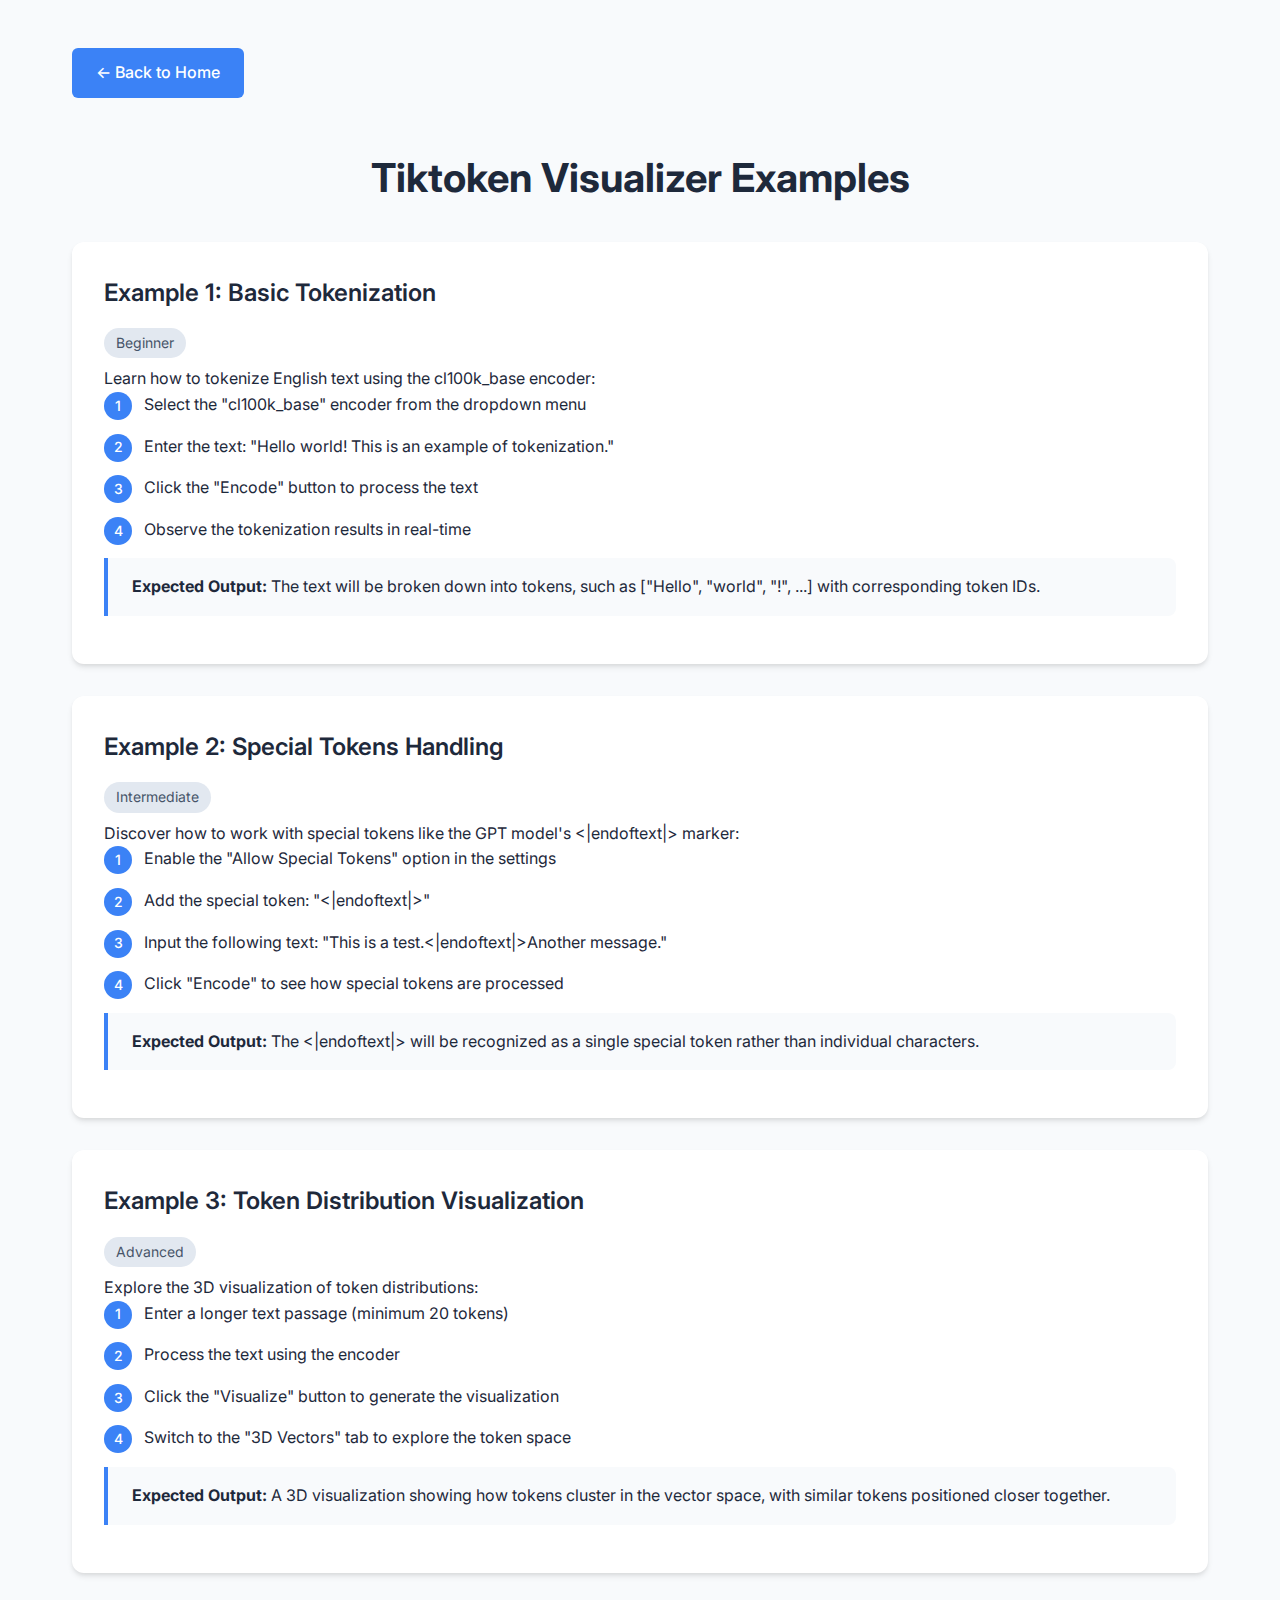
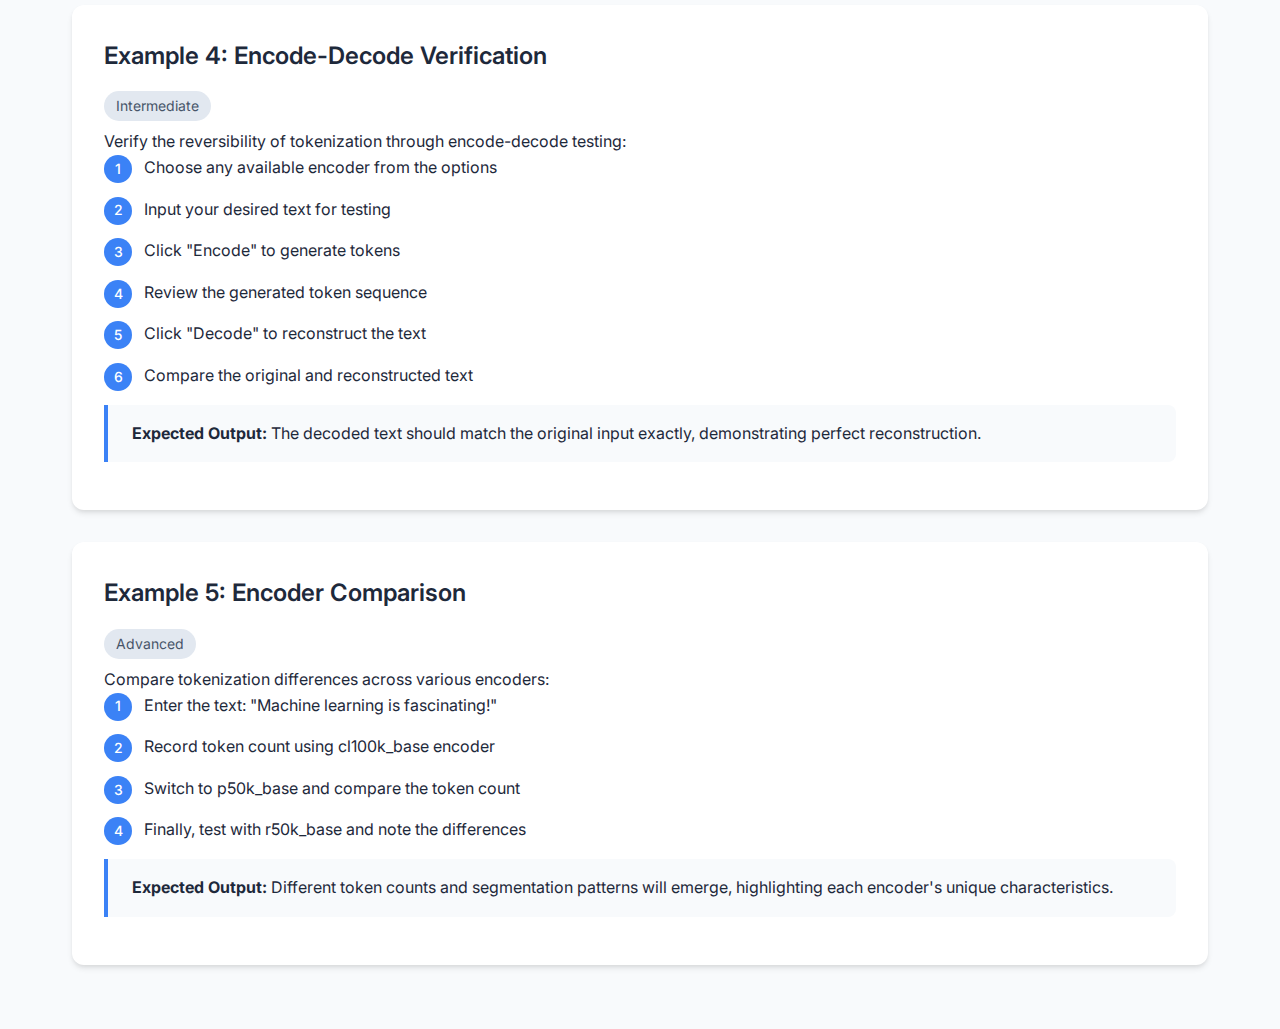
<file: static/examples.html>
<!DOCTYPE html>
<html lang="en">
<head>
    <meta charset="UTF-8">
    <meta name="viewport" content="width=device-width, initial-scale=1.0">
    <title>Tiktoken Visualizer - Examples</title>
    <link href="https://fonts.googleapis.com/css2?family=Inter:wght@400;500;600;700&display=swap" rel="stylesheet">
    <link rel="stylesheet" href="css/styles.css">
    <style>
        :root {
            --primary-color: #3b82f6;
            --primary-dark: #2563eb;
            --secondary-color: #64748b;
            --background-light: #f8fafc;
            --text-primary: #1e293b;
            --text-secondary: #475569;
            --border-radius: 12px;
            --transition-speed: 0.3s;
        }

        body {
            font-family: 'Inter', sans-serif;
            line-height: 1.6;
            color: var(--text-primary);
            background-color: var(--background-light);
            margin: 0;
        }

        .container {
            max-width: 1200px;
            margin: 0 auto;
            padding: 2rem;
        }

        h1 {
            font-size: 2.5rem;
            font-weight: 700;
            color: var(--text-primary);
            margin-bottom: 2rem;
            text-align: center;
        }

        h2 {
            font-size: 1.5rem;
            font-weight: 600;
            color: var(--text-primary);
            margin-bottom: 1rem;
        }

        .example-section {
            background-color: #fff;
            border-radius: var(--border-radius);
            padding: 2rem;
            margin-bottom: 2rem;
            box-shadow: 0 4px 6px -1px rgba(0, 0, 0, 0.1), 0 2px 4px -1px rgba(0, 0, 0, 0.06);
            transition: transform var(--transition-speed), box-shadow var(--transition-speed);
        }

        .example-section:hover {
            transform: translateY(-2px);
            box-shadow: 0 10px 15px -3px rgba(0, 0, 0, 0.1), 0 4px 6px -2px rgba(0, 0, 0, 0.05);
        }

        .example-code {
            background-color: #f1f5f9;
            padding: 1.5rem;
            border-radius: 8px;
            font-family: 'Monaco', 'Consolas', monospace;
            font-size: 0.9rem;
            margin: 1rem 0;
            overflow-x: auto;
            border: 1px solid #e2e8f0;
        }

        .nav-links {
            display: flex;
            justify-content: space-between;
            align-items: center;
            margin-bottom: 2rem;
            padding: 1rem 0;
        }

        .btn {
            background-color: var(--primary-color);
            color: white;
            padding: 0.75rem 1.5rem;
            border: none;
            border-radius: 6px;
            cursor: pointer;
            text-decoration: none;
            font-weight: 500;
            transition: all var(--transition-speed);
            display: inline-flex;
            align-items: center;
            gap: 0.5rem;
        }

        .btn:hover {
            background-color: var(--primary-dark);
            transform: translateY(-1px);
        }

        .steps-list {
            list-style-type: none;
            padding: 0;
            counter-reset: step;
        }

        .steps-list li {
            position: relative;
            padding-left: 2.5rem;
            margin-bottom: 1rem;
            counter-increment: step;
        }

        .steps-list li::before {
            content: counter(step);
            position: absolute;
            left: 0;
            top: 0;
            width: 1.75rem;
            height: 1.75rem;
            background-color: var(--primary-color);
            color: white;
            border-radius: 50%;
            display: flex;
            align-items: center;
            justify-content: center;
            font-size: 0.875rem;
            font-weight: 500;
        }

        .expected-result {
            background-color: #f8fafc;
            border-left: 4px solid var(--primary-color);
            padding: 1rem 1.5rem;
            margin: 1rem 0;
            border-radius: 0 8px 8px 0;
        }

        .tag {
            display: inline-block;
            padding: 0.25rem 0.75rem;
            background-color: #e2e8f0;
            color: var(--text-secondary);
            border-radius: 9999px;
            font-size: 0.875rem;
            margin-right: 0.5rem;
            margin-bottom: 0.5rem;
        }
    </style>
</head>
<body>
    <div class="container">
        <div class="nav-links">
            <a href="/" class="btn">← Back to Home</a>
        </div>
        
        <h1>Tiktoken Visualizer Examples</h1>
        
        <div class="example-section">
            <h2>Example 1: Basic Tokenization</h2>
            <div class="tag">Beginner</div>
            <p>Learn how to tokenize English text using the cl100k_base encoder:</p>
            <div class="steps-list">
                <li>Select the "cl100k_base" encoder from the dropdown menu</li>
                <li>Enter the text: "Hello world! This is an example of tokenization."</li>
                <li>Click the "Encode" button to process the text</li>
                <li>Observe the tokenization results in real-time</li>
            </div>
            <div class="expected-result">
                <strong>Expected Output:</strong> The text will be broken down into tokens, such as ["Hello", "world", "!", ...] with corresponding token IDs.
            </div>
        </div>
        
        <div class="example-section">
            <h2>Example 2: Special Tokens Handling</h2>
            <div class="tag">Intermediate</div>
            <p>Discover how to work with special tokens like the GPT model's &lt;|endoftext|&gt; marker:</p>
            <div class="steps-list">
                <li>Enable the "Allow Special Tokens" option in the settings</li>
                <li>Add the special token: "&lt;|endoftext|&gt;"</li>
                <li>Input the following text: "This is a test.&lt;|endoftext|&gt;Another message."</li>
                <li>Click "Encode" to see how special tokens are processed</li>
            </div>
            <div class="expected-result">
                <strong>Expected Output:</strong> The &lt;|endoftext|&gt; will be recognized as a single special token rather than individual characters.
            </div>
        </div>
        
        <div class="example-section">
            <h2>Example 3: Token Distribution Visualization</h2>
            <div class="tag">Advanced</div>
            <p>Explore the 3D visualization of token distributions:</p>
            <div class="steps-list">
                <li>Enter a longer text passage (minimum 20 tokens)</li>
                <li>Process the text using the encoder</li>
                <li>Click the "Visualize" button to generate the visualization</li>
                <li>Switch to the "3D Vectors" tab to explore the token space</li>
            </div>
            <div class="expected-result">
                <strong>Expected Output:</strong> A 3D visualization showing how tokens cluster in the vector space, with similar tokens positioned closer together.
            </div>
        </div>
        
        <div class="example-section">
            <h2>Example 4: Encode-Decode Verification</h2>
            <div class="tag">Intermediate</div>
            <p>Verify the reversibility of tokenization through encode-decode testing:</p>
            <div class="steps-list">
                <li>Choose any available encoder from the options</li>
                <li>Input your desired text for testing</li>
                <li>Click "Encode" to generate tokens</li>
                <li>Review the generated token sequence</li>
                <li>Click "Decode" to reconstruct the text</li>
                <li>Compare the original and reconstructed text</li>
            </div>
            <div class="expected-result">
                <strong>Expected Output:</strong> The decoded text should match the original input exactly, demonstrating perfect reconstruction.
            </div>
        </div>
        
        <div class="example-section">
            <h2>Example 5: Encoder Comparison</h2>
            <div class="tag">Advanced</div>
            <p>Compare tokenization differences across various encoders:</p>
            <div class="steps-list">
                <li>Enter the text: "Machine learning is fascinating!"</li>
                <li>Record token count using cl100k_base encoder</li>
                <li>Switch to p50k_base and compare the token count</li>
                <li>Finally, test with r50k_base and note the differences</li>
            </div>
            <div class="expected-result">
                <strong>Expected Output:</strong> Different token counts and segmentation patterns will emerge, highlighting each encoder's unique characteristics.
            </div>
        </div>
    </div>
</body>
</html>
</file>
<file: static/css/styles.css>
:root {
    --primary-color: #00BFA5;
    --primary-dark: #008E76;
    --primary-light: #5DF2D6;
    --secondary-color: #0A2540;
    --text-color: #333333;
    --text-light: #666666;
    --background-color: #f9f9f9;
    --card-color: #FFFFFF;
    --border-color: #E0E0E0;
    --success-color: #4CAF50;
    --error-color: #F44336;
    --warning-color: #FFC107;
    --box-shadow: 0 4px 6px rgba(0, 0, 0, 0.1);
    --transition-speed: 0.3s;
}

* {
    margin: 0;
    padding: 0;
    box-sizing: border-box;
}

body {
    font-family: 'Roboto', sans-serif;
    background-color: var(--background-color);
    color: var(--text-color);
    line-height: 1.6;
}

.app-container {
    max-width: 1400px;
    margin: 0 auto;
    padding: 20px;
}

/* Header Styles */
.app-header {
    text-align: center;
    margin-bottom: 30px;
    padding: 20px;
}

.logo-container {
    display: flex;
    align-items: center;
    justify-content: center;
    margin-bottom: 10px;
}

.logo {
    width: 60px;
    height: 60px;
    margin-right: 15px;
    animation: pulseLogo 3s ease-in-out infinite;
}

.app-header h1 {
    font-size: 2.5rem;
    color: var(--secondary-color);
    position: relative;
    display: inline-block;
    padding-bottom: 5px;
}

.app-header h1::after {
    content: '';
    position: absolute;
    bottom: 0;
    left: 0;
    width: 100%;
    height: 3px;
    background: linear-gradient(90deg, rgba(0,191,165,0) 0%, rgba(0,191,165,1) 50%, rgba(0,191,165,0) 100%);
    animation: shimmer 2.5s infinite;
}

@keyframes shimmer {
    0% { opacity: 0.5; transform: translateX(-20px); }
    50% { opacity: 1; transform: translateX(0); }
    100% { opacity: 0.5; transform: translateX(20px); }
}

.subtitle {
    font-size: 1.1rem;
    color: var(--text-light);
}

/* Main Content Layout */
.main-content {
    display: flex;
    gap: 30px;
    margin-bottom: 30px;
}

.control-panel {
    width: 25%;
    background-color: var(--card-color);
    border-radius: 10px;
    padding: 20px;
    box-shadow: var(--box-shadow);
}

.text-processing-container {
    width: 75%;
}

.panel-section {
    margin-bottom: 25px;
}

.panel-section h2 {
    font-size: 1.2rem;
    margin-bottom: 15px;
    color: var(--secondary-color);
    border-bottom: 1px solid var(--border-color);
    padding-bottom: 8px;
}

/* Encoder Dropdown */
.encoder-dropdown {
    margin-bottom: 15px;
}

.custom-select {
    width: 100%;
    padding: 10px;
    border: 1px solid var(--border-color);
    border-radius: 5px;
    background-color: white;
    font-size: 1rem;
    cursor: pointer;
    transition: border-color var(--transition-speed);
}

.custom-select:focus {
    border-color: var(--primary-color);
    outline: none;
}

.encoder-info {
    display: flex;
    justify-content: space-between;
    align-items: center;
    margin-top: 10px;
    font-size: 0.9rem;
    color: var(--text-light);
}

/* Special Tokens */
.special-tokens-control {
    margin-top: 15px;
}

.toggle-container {
    display: flex;
    align-items: center;
    cursor: pointer;
    margin-bottom: 15px;
}

.toggle-slider {
    position: relative;
    width: 50px;
    height: 24px;
    background-color: #ccc;
    border-radius: 12px;
    margin-right: 10px;
    transition: background-color 0.3s;
}

.toggle-slider:before {
    content: "";
    position: absolute;
    height: 20px;
    width: 20px;
    left: 2px;
    bottom: 2px;
    background-color: white;
    border-radius: 50%;
    transition: transform 0.3s;
}

input[type="checkbox"] {
    display: none;
}

input[type="checkbox"]:checked + .toggle-slider {
    background-color: var(--primary-color);
}

input[type="checkbox"]:checked + .toggle-slider:before {
    transform: translateX(26px);
}

.toggle-label {
    font-size: 0.95rem;
}

.special-tokens-input {
    margin-top: 10px;
}

.special-tokens-input input {
    width: 100%;
    padding: 10px;
    border: 1px solid var(--border-color);
    border-radius: 5px;
    font-size: 0.9rem;
    transition: border-color var(--transition-speed);
}

.special-tokens-input input:focus {
    border-color: var(--primary-color);
    outline: none;
}

.tokens-chip-container {
    display: flex;
    flex-wrap: wrap;
    gap: 8px;
    margin-top: 10px;
}

.token-chip {
    background-color: #e8f5f3;
    border: 1px solid var(--primary-color);
    border-radius: 15px;
    padding: 4px 10px;
    font-size: 0.8rem;
    display: flex;
    align-items: center;
    animation: fadeIn 0.3s;
}

.token-chip .remove-token {
    margin-left: 5px;
    cursor: pointer;
    color: var(--text-light);
    font-size: 1rem;
}

.token-chip .remove-token:hover {
    color: var(--error-color);
}

/* Text Panels */
.input-output-panels {
    display: flex;
    gap: 15px;
    flex: 1;
}

.text-panel, .token-panel, .decoded-panel {
    flex: 1;
    max-width: none;
    background-color: var(--card-color);
    border-radius: 10px;
    padding: 18px;
    height: 420px;
    display: flex;
    flex-direction: column;
    box-shadow: var(--box-shadow);
    position: relative;
    z-index: 1;
    transition: all 0.3s ease;
}

.text-panel::before, .decoded-panel::before, .token-panel::before {
    content: '';
    position: absolute;
    top: -2px;
    left: -2px;
    right: -2px;
    bottom: -2px;
    background: linear-gradient(45deg, rgba(0,191,165,0.3) 0%, rgba(10,37,64,0.3) 100%);
    border-radius: 12px;
    z-index: -1;
    opacity: 0;
    transition: opacity 0.3s ease;
}

.text-panel:hover::before, .decoded-panel:hover::before, .token-panel:hover::before {
    opacity: 1;
}

.panel-header {
    display: flex;
    justify-content: space-between;
    align-items: center;
    margin-bottom: 15px;
    padding-bottom: 12px;
    border-bottom: 1px solid var(--border-color);
}

.panel-header h2, .panel-header h3 {
    font-size: 1.2rem;
    color: var(--secondary-color);
    font-weight: 600;
}

.panel-controls {
    display: flex;
    gap: 8px;
}

textarea {
    flex: 1;
    padding: 18px;
    border: 1px solid rgba(0, 191, 165, 0.2);
    border-radius: 8px;
    resize: none;
    font-size: 1rem;
    line-height: 1.6;
    margin-bottom: 15px;
    transition: all 0.3s ease;
    background-color: white;
    font-family: 'Roboto', 'Arial', sans-serif;
}

textarea:focus {
    outline: none;
    border-color: var(--primary-color);
    background-color: white;
    box-shadow: 0 0 0 3px rgba(0, 191, 165, 0.1);
}

.tokens-display {
    flex: 1;
    padding: 18px;
    border: 1px solid rgba(0, 191, 165, 0.2);
    border-radius: 8px;
    overflow-y: auto;
    font-size: 1rem;
    line-height: 1.5;
    margin-bottom: 15px;
    position: relative;
    background-color: white;
    transition: all 0.3s ease;
}

.placeholder-text {
    color: var(--text-light);
    text-align: center;
    margin-top: 70px;
    font-style: italic;
    opacity: 0.7;
}

.token-items-container {
    display: flex;
    flex-wrap: wrap;
    gap: 6px;
    padding: 5px;
}

.token-item {
    display: inline-flex;
    align-items: center;
    justify-content: center;
    padding: 8px 12px;
    background-color: rgba(0, 191, 165, 0.08);
    border: 1px solid rgba(0, 191, 165, 0.2);
    border-radius: 6px;
    margin: 2px;
    font-size: 0.95rem;
    font-weight: 500;
    color: var(--secondary-color);
    cursor: pointer;
    transition: all 0.25s ease;
    position: relative;
    overflow: hidden;
}

.token-item::after {
    content: attr(title);
    position: absolute;
    top: 0;
    left: 0;
    width: 100%;
    height: 100%;
    display: flex;
    align-items: center;
    justify-content: center;
    background-color: var(--primary-color);
    color: white;
    font-size: 0.8rem;
    opacity: 0;
    transition: opacity 0.25s ease;
    z-index: 1;
}

.token-item:hover {
    background-color: rgba(0, 191, 165, 0.15);
    color: var(--primary-dark);
    transform: translateY(-3px);
    box-shadow: 0 3px 8px rgba(0, 0, 0, 0.1);
}

.token-item:hover::after {
    opacity: 0.98;
}

/* Buttons */
.btn-small {
    padding: 6px 12px;
    background-color: #f0f8ff;
    color: var(--primary-dark);
    border: 1px solid var(--primary-color);
    border-radius: 6px;
    cursor: pointer;
    font-size: 0.85rem;
    font-weight: 500;
    transition: all var(--transition-speed);
}

.btn-small:hover {
    background-color: var(--primary-color);
    color: white;
    transform: translateY(-1px);
}

.action-btn {
    display: flex;
    align-items: center;
    justify-content: center;
    gap: 8px;
    padding: 10px 15px;
    background-color: #e8f5f3;
    color: var(--primary-dark);
    border: 1px solid var(--primary-color);
    border-radius: 6px;
    cursor: pointer;
    font-size: 0.9rem;
    font-weight: 500;
    transition: all var(--transition-speed);
}

.action-btn.primary-btn {
    background-color: var(--primary-color);
    color: white;
    border: none;
    width: 100%;
    margin-top: 15px;
    padding: 14px;
    font-size: 1rem;
    font-weight: 500;
    border-radius: 8px;
    box-shadow: 0 2px 5px rgba(0, 0, 0, 0.1);
}

.action-btn:hover {
    background-color: var(--primary-dark);
    color: white;
    transform: translateY(-2px);
    box-shadow: 0 3px 8px rgba(0, 0, 0, 0.15);
}

.action-btn:disabled {
    background-color: #e0e0e0;
    color: #999;
    border-color: #ccc;
    transform: none;
    box-shadow: none;
    cursor: not-allowed;
}

/* Stats Container */
.stats-container {
    margin-top: 20px;
}

.stats-box {
    background-color: var(--card-color);
    border-radius: 10px;
    padding: 18px 25px;
    display: flex;
    justify-content: space-around;
    box-shadow: var(--box-shadow);
    margin-top: 25px;
}

.stat-item {
    text-align: center;
    padding: 0 15px;
}

.stat-label {
    display: block;
    font-size: 1rem;
    color: var(--text-light);
    margin-bottom: 8px;
    font-weight: 500;
}

.stat-value {
    font-size: 2rem;
    font-weight: 700;
    color: var(--primary-color);
}

/* Modals */
.modal {
    display: none;
    position: fixed;
    z-index: 999;
    left: 0;
    top: 0;
    width: 100%;
    height: 100%;
    background-color: rgba(0, 0, 0, 0.5);
    overflow: auto;
}

.modal-content {
    background-color: var(--card-color);
    margin: 5% auto;
    padding: 0;
    width: 70%;
    max-width: 800px;
    border-radius: 10px;
    box-shadow: 0 5px 15px rgba(0, 0, 0, 0.3);
}

.modal-header {
    padding: 15px 20px;
    background-color: var(--secondary-color);
    color: white;
    border-top-left-radius: 10px;
    border-top-right-radius: 10px;
    display: flex;
    justify-content: space-between;
    align-items: center;
}

.modal-header h2 {
    font-size: 1.5rem;
    margin: 0;
}

.close-btn {
    color: white;
    font-size: 1.8rem;
    cursor: pointer;
}

.close-btn:hover {
    color: var(--primary-light);
}

.modal-body {
    padding: 20px;
    max-height: 70vh;
    overflow-y: auto;
}

/* Visualization Options */
.viz-options {
    display: flex;
    justify-content: center;
    margin-bottom: 20px;
    border-bottom: 1px solid var(--border-color);
    padding-bottom: 10px;
}

.viz-btn {
    padding: 8px 15px;
    background-color: #f0f0f0;
    border: none;
    cursor: pointer;
    margin: 0 5px;
    border-radius: 20px;
    transition: all 0.3s;
}

.viz-btn.active {
    background-color: var(--primary-color);
    color: white;
}

.viz-panel {
    display: none;
    padding: 10px;
}

.viz-panel.active {
    display: block;
    animation: fadeIn 0.5s;
}

/* Text Visualization */
.text-token-highlight {
    display: inline-block;
    position: relative;
    padding: 2px 0;
    margin: 2px;
    border-radius: 3px;
    border-bottom: 2px solid var(--primary-color);
    background-color: rgba(0, 191, 165, 0.05);
    cursor: pointer;
    transition: all 0.2s ease;
}

.text-token-highlight:hover {
    background-color: rgba(0, 191, 165, 0.15);
}

.text-token-highlight::after {
    content: attr(data-token-id);
    position: absolute;
    font-size: 0.7rem;
    background-color: var(--primary-color);
    color: white;
    padding: 2px 4px;
    border-radius: 3px;
    top: -16px;
    left: 50%;
    transform: translateX(-50%) scale(0);
    transition: transform 0.2s ease;
    z-index: 1;
    white-space: nowrap;
}

.text-token-highlight:hover::after {
    transform: translateX(-50%) scale(1);
}

/* Block Visualization */
.token-block {
    display: inline-block;
    width: 120px;
    margin: 8px;
    padding: 10px;
    border-radius: 8px;
    background-color: white;
    box-shadow: 0 2px 8px rgba(0, 0, 0, 0.1);
    text-align: center;
    cursor: pointer;
    transition: transform 0.2s ease, box-shadow 0.2s ease;
}

.token-block:hover {
    transform: translateY(-5px);
    box-shadow: 0 5px 15px rgba(0, 0, 0, 0.15);
}

.token-id {
    font-weight: 700;
    color: var(--primary-color);
    margin-bottom: 5px;
}

.token-text {
    font-size: 0.9rem;
    color: var(--text-color);
    word-break: break-all;
    max-height: 60px;
    overflow-y: auto;
    background-color: rgba(0, 0, 0, 0.03);
    padding: 5px;
    border-radius: 4px;
}

/* Loader */
.loader {
    border: 4px solid #f3f3f3;
    border-top: 4px solid var(--primary-color);
    border-radius: 50%;
    width: 30px;
    height: 30px;
    animation: spin 1s linear infinite;
    margin: 20px auto;
}

@keyframes spin {
    0% { transform: rotate(0deg); }
    100% { transform: rotate(360deg); }
}

/* Token Info Display */
.token-info-section {
    margin-bottom: 20px;
    padding-bottom: 15px;
    border-bottom: 1px solid var(--border-color);
}

.token-info-section h3 {
    color: var(--secondary-color);
    margin-bottom: 10px;
}

.token-info-grid {
    display: grid;
    grid-template-columns: auto 1fr;
    gap: 10px;
}

.info-label {
    font-weight: 500;
    color: var(--text-light);
}

.info-value {
    color: var(--text-color);
}

.byte-grid {
    display: grid;
    grid-template-columns: repeat(8, 1fr);
    gap: 5px;
    margin-top: 10px;
}

.byte-box {
    background-color: #f0f0f0;
    padding: 5px;
    text-align: center;
    border-radius: 3px;
    font-family: monospace;
    font-size: 0.8rem;
}

/* Footer */
.app-footer {
    text-align: center;
    padding: 20px;
    color: var(--text-light);
    font-size: 0.9rem;
}

.app-footer a {
    color: var(--primary-color);
    text-decoration: none;
}

.app-footer a:hover {
    text-decoration: underline;
}

/* Animations */
@keyframes fadeIn {
    from { opacity: 0; }
    to { opacity: 1; }
}

/* Responsive Design */
@media (max-width: 992px) {
    .main-content {
        flex-direction: column;
    }
    
    .control-panel, .text-processing-container {
        width: 100%;
    }
    
    .input-output-panels {
        flex-direction: column;
    }
    
    .text-panel, .token-panel {
        height: 300px;
    }
    
    .modal-content {
        width: 90%;
    }
}

@media (max-width: 576px) {
    .app-header h1 {
        font-size: 1.8rem;
    }
    
    .stats-box {
        flex-direction: column;
        gap: 15px;
    }
    
    .viz-options {
        flex-wrap: wrap;
    }
}

/* 添加解码面板的样式 */
.decoded-panel {
    flex: 1;
    background-color: var(--card-color);
    border-radius: 10px;
    box-shadow: var(--box-shadow);
    overflow: hidden;
    display: flex;
    flex-direction: column;
    min-height: 250px;
}

.decoded-display {
    flex: 1;
    background-color: #fafafa;
    padding: 18px;
    overflow-y: auto;
    border: 1px solid var(--border-color);
    border-radius: 8px;
    font-family: 'Roboto', 'Arial', sans-serif;
    font-size: 1rem;
    line-height: 1.6;
    white-space: pre-wrap;
    word-break: break-word;
    min-height: 180px;
}

.decoded-display .empty-message {
    color: var(--text-light);
    font-style: italic;
    opacity: 0.7;
    text-align: center;
    margin-top: 70px;
}

#decode-btn {
    width: 100%;
    margin-top: 15px;
    padding: 14px;
    background-color: var(--primary-color);
    color: white;
    font-weight: 500;
    border-radius: 8px;
    box-shadow: 0 2px 5px rgba(0, 0, 0, 0.1);
}

#decode-btn:hover {
    background-color: var(--primary-dark);
    transform: translateY(-2px);
    box-shadow: 0 3px 8px rgba(0, 0, 0, 0.15);
}

#decode-btn:disabled {
    background-color: #cccccc;
    cursor: not-allowed;
}

/* 可视化区域改进 */
.viz-container {
    background-color: #fafafa;
    border: 1px solid var(--border-color);
    border-radius: 8px;
    padding: 15px;
    margin-top: 10px;
    min-height: 300px;
}

/* Token Results标题区域 */
.token-panel .panel-header {
    display: flex;
    justify-content: space-between;
    align-items: center;
}

.token-panel .panel-header h2 {
    color: var(--primary-dark);
    font-weight: 600;
}

/* 导航栏 Token Results 提示文本 */
.token-results-header {
    display: flex;
    justify-content: space-between;
    align-items: center;
    margin-bottom: 10px;
}

.token-results-header h3 {
    font-size: 1.1rem;
    color: var(--primary-dark);
    font-weight: 600;
}

/* 令牌网格布局 */
.token-grid {
    display: grid;
    grid-template-columns: repeat(auto-fill, minmax(80px, 1fr));
    gap: 8px;
    padding: 5px;
}

.token-grid .token-item {
    display: flex;
    flex-direction: column;
    text-align: center;
    height: auto;
    padding: 10px;
}

/* 文本可视化容器 */
.text-viz-container {
    line-height: 1.8;
    padding: 10px;
    font-family: 'Roboto', 'Arial', sans-serif;
    font-size: 1rem;
}

/* 改进文本高亮 */
.text-token-highlight {
    display: inline-block;
    position: relative;
    padding: 2px 3px;
    margin: 2px;
    border-radius: 3px;
    border-bottom: 2px solid var(--primary-color);
    background-color: rgba(0, 191, 165, 0.05);
    cursor: pointer;
    transition: all 0.2s ease;
}

.text-token-highlight:hover {
    background-color: rgba(0, 191, 165, 0.15);
    transform: translateY(-2px);
    box-shadow: 0 2px 4px rgba(0, 0, 0, 0.08);
}

.text-token-highlight::after {
    content: attr(data-token-id);
    position: absolute;
    font-size: 0.7rem;
    background-color: var(--primary-color);
    color: white;
    padding: 2px 6px;
    border-radius: 10px;
    top: -18px;
    left: 50%;
    transform: translateX(-50%) scale(0);
    transition: transform 0.2s ease;
    z-index: 1;
    white-space: nowrap;
    font-weight: 500;
    box-shadow: 0 2px 4px rgba(0, 0, 0, 0.15);
}

.text-token-highlight:hover::after {
    transform: translateX(-50%) scale(1);
}

/* 改进令牌区块样式 */
.token-block {
    display: flex;
    flex-direction: column;
    background-color: white;
    border-radius: 8px;
    padding: 12px 8px;
    text-align: center;
    box-shadow: 0 2px 5px rgba(0, 0, 0, 0.05);
    border: 1px solid rgba(0, 191, 165, 0.15);
    cursor: pointer;
    transition: all 0.25s ease;
}

.token-block:hover {
    transform: translateY(-5px);
    box-shadow: 0 8px 15px rgba(0, 0, 0, 0.08);
    border-color: var(--primary-color);
}

.token-id {
    font-weight: 700;
    color: var(--primary-color);
    margin-bottom: 8px;
    font-size: 1rem;
}

.token-text {
    font-size: 0.85rem;
    color: var(--text-color);
    word-break: break-all;
    height: 40px;
    overflow-y: auto;
    background-color: rgba(0, 0, 0, 0.02);
    padding: 6px;
    border-radius: 4px;
    line-height: 1.4;
}

/* 可视化区域样式 */
.viz-options {
    display: flex;
    justify-content: center;
    margin-bottom: 20px;
}

.viz-btn {
    padding: 8px 18px;
    background-color: #f0f0f0;
    border: none;
    cursor: pointer;
    margin: 0 5px;
    border-radius: 20px;
    transition: all 0.3s;
    font-weight: 500;
}

.viz-btn.active {
    background-color: var(--primary-color);
    color: white;
    box-shadow: 0 2px 5px rgba(0, 0, 0, 0.1);
}

.viz-btn:hover:not(.active) {
    background-color: #e0e0e0;
}

/* Decoded text 样式改进 */
#decoded-display {
    font-family: 'Roboto', 'Arial', sans-serif !important;
    font-size: 1rem;
    line-height: 1.6;
    padding: 18px;
}

#decoded-display div {
    color: var(--text-color);
}

/* 按钮行样式 */
.button-row {
    display: flex;
    justify-content: space-between;
    gap: 10px;
    margin-top: 15px;
    padding: 5px;
    border-radius: 8px;
    transition: all 0.3s ease;
}

.button-row .action-btn {
    flex: 1;
}

.button-row:hover {
    background-color: rgba(0, 191, 165, 0.05);
}

/* 添加更多动画效果 */
@keyframes pulse {
    0% { transform: scale(1); }
    50% { transform: scale(1.05); }
    100% { transform: scale(1); }
}

@keyframes fadeInUp {
    from {
        opacity: 0;
        transform: translateY(20px);
    }
    to {
        opacity: 1;
        transform: translateY(0);
    }
}

@keyframes slideInLeft {
    from {
        opacity: 0;
        transform: translateX(-30px);
    }
    to {
        opacity: 1;
        transform: translateX(0);
    }
}

@keyframes slideInRight {
    from {
        opacity: 0;
        transform: translateX(30px);
    }
    to {
        opacity: 1;
        transform: translateX(0);
    }
}

@keyframes bounce {
    0%, 20%, 50%, 80%, 100% {transform: translateY(0);}
    40% {transform: translateY(-10px);}
    60% {transform: translateY(-5px);}
}

/* 为元素添加动画 */
.text-panel {
    animation: slideInLeft 0.6s ease-out;
}

.token-panel {
    animation: fadeInUp 0.6s ease-out;
}

.decoded-panel {
    animation: slideInRight 0.6s ease-out;
}

.primary-btn:hover {
    animation: pulse 1s infinite;
}

.token-item {
    animation: fadeInUp 0.3s ease-out;
}

.stat-item {
    animation: fadeInUp 0.5s ease-out;
}

.stats-box .stat-value {
    transition: all 0.5s;
}

.stats-box .stat-value:hover {
    transform: scale(1.2);
    color: var(--primary-dark);
}

/* 按钮悬停效果增强 */
.action-btn:hover {
    background-color: var(--primary-dark);
    color: white;
    transform: translateY(-3px);
    box-shadow: 0 5px 10px rgba(0, 0, 0, 0.2);
    transition: all 0.3s ease;
}

.btn-small:hover {
    transform: translateY(-2px);
    box-shadow: 0 3px 6px rgba(0, 0, 0, 0.1);
}

/* 令牌项目悬浮效果 */
.token-items-container .token-item:hover {
    transform: translateY(-5px) scale(1.1);
    z-index: 10;
}

/* 改进面板标题 */
.panel-header h2, .panel-header h3 {
    position: relative;
    display: inline-block;
}

.panel-header h2::after, .panel-header h3::after {
    content: '';
    position: absolute;
    width: 0;
    height: 2px;
    bottom: -4px;
    left: 0;
    background-color: var(--primary-color);
    transition: width 0.3s ease;
}

.panel-header h2:hover::after, .panel-header h3:hover::after {
    width: 100%;
}

/* 添加加载效果 */
.loading-dots:after {
    content: '.';
    animation: dots 1.5s steps(5, end) infinite;
}

@keyframes dots {
    0%, 20% { content: '.'; }
    40% { content: '..'; }
    60% { content: '...'; }
    80%, 100% { content: ''; }
}

/* 改进解码按钮样式 */
#decode-btn {
    background-color: var(--primary-color);
    color: white;
    font-weight: 500;
    border-radius: 8px;
    box-shadow: 0 2px 5px rgba(0, 0, 0, 0.1);
    transition: all 0.3s ease;
}

.panel-header {
    transition: all 0.3s ease;
}

.panel-header:hover {
    background-color: rgba(0, 191, 165, 0.05);
    border-radius: 5px;
    padding-left: 5px;
}

/* 令牌容器聚焦效果 */
.tokens-display:focus-within {
    border-color: var(--primary-color);
    box-shadow: 0 0 0 3px rgba(0, 191, 165, 0.2);
}

/* 添加更多动画效果 */
.animate-button {
    position: relative;
    overflow: hidden;
}

.animate-button::after {
    content: '';
    position: absolute;
    top: 50%;
    left: 50%;
    width: 5px;
    height: 5px;
    background: rgba(255, 255, 255, 0.5);
    opacity: 0;
    border-radius: 100%;
    transform: scale(1, 1) translate(-50%);
    transform-origin: 50% 50%;
}

.animate-button:focus:not(:active)::after {
    animation: ripple 1s ease-out;
}

@keyframes ripple {
    0% {
        transform: scale(0, 0);
        opacity: 0.5;
    }
    20% {
        transform: scale(25, 25);
        opacity: 0.5;
    }
    100% {
        opacity: 0;
        transform: scale(40, 40);
    }
}

/* 为按钮添加悬浮动画 */
.btn-small.animate-button:hover {
    animation: pulse 1.2s infinite;
}

/* 改进可视化按钮效果 */
#visualize-btn:hover span.material-icons,
#visualize-results-btn:hover span.material-icons {
    animation: rotate360 1.5s ease infinite;
}

@keyframes rotate360 {
    0% { transform: rotate(0deg); }
    25% { transform: rotate(90deg); }
    50% { transform: rotate(180deg); }
    75% { transform: rotate(270deg); }
    100% { transform: rotate(360deg); }
}

/* 输入框聚焦效果 */
textarea:focus {
    animation: glow 2s ease-in-out infinite alternate;
}

@keyframes glow {
    from {
        box-shadow: 0 0 5px rgba(0, 191, 165, 0.2);
    }
    to {
        box-shadow: 0 0 10px rgba(0, 191, 165, 0.6);
    }
}

/* 更新面板悬停效果 */
.panel-header:hover h2,
.panel-header:hover h3 {
    color: var(--primary-color);
    transform: translateX(5px);
    transition: all 0.3s ease;
}

/* 动态强调词元的重要性 */
.token-item {
    position: relative;
}

.token-item::before {
    content: '';
    position: absolute;
    top: 0;
    left: 0;
    width: 100%;
    height: 100%;
    background: radial-gradient(circle, rgba(0,191,165,0.1) 0%, rgba(255,255,255,0) 70%);
    opacity: 0;
    transition: opacity 0.5s ease;
    border-radius: 6px;
    z-index: -1;
}

.token-item:hover::before {
    opacity: 1;
}

/* 添加面板内容淡入效果 */
.tokens-display, .decoded-display, textarea {
    animation: fadeIn 0.8s ease-in-out;
}

/* 按钮行动画 */
.button-row {
    animation: fadeInUp 0.7s ease-out;
}

/* 特殊标记强调效果 */
.token-chip {
    animation: slideInLeft 0.5s ease-out;
    transition: all 0.3s ease;
}

.token-chip:hover {
    transform: translateY(-3px);
    box-shadow: 0 3px 8px rgba(0, 0, 0, 0.12);
}

/* 动态数值显示效果 */
.stat-value {
    position: relative;
    overflow: hidden;
}

.stat-value::after {
    content: '';
    position: absolute;
    top: 0;
    left: 0;
    width: 100%;
    height: 100%;
    background: linear-gradient(90deg, rgba(255,255,255,0) 0%, rgba(0,191,165,0.2) 50%, rgba(255,255,255,0) 100%);
    transform: translateX(-100%);
    transition: transform 0s;
}

.stat-value.updated::after {
    transform: translateX(100%);
    transition: transform 1.5s ease;
}

/* 添加下拉选择框的动画效果 */
.custom-select {
    transition: all 0.3s ease;
}

.custom-select:hover {
    border-color: var(--primary-color);
    box-shadow: 0 2px 5px rgba(0, 0, 0, 0.1);
}

/* 为主要动作按钮添加更多强调 */
.primary-btn {
    position: relative;
}

.primary-btn::before {
    content: '';
    position: absolute;
    top: -4px;
    left: -4px;
    right: -4px;
    bottom: -4px;
    border: 2px solid var(--primary-color);
    border-radius: 10px;
    opacity: 0;
    transition: all 0.3s ease;
}

.primary-btn:hover::before {
    opacity: 0.5;
    top: -2px;
    left: -2px;
    right: -2px;
    bottom: -2px;
}

/* Logo脉动效果 */
@keyframes pulseLogo {
    0% { transform: scale(1); }
    50% { transform: scale(1.08); }
    100% { transform: scale(1); }
}

/* 面板悬停效果 */
.text-panel:hover, .decoded-panel:hover, .token-panel:hover {
    transform: translateY(-3px);
    box-shadow: 0 8px 15px rgba(0, 0, 0, 0.1);
    transition: all 0.3s ease;
}

/* 输入文本区域美化 */
textarea, .decoded-display, .tokens-display {
    border: 1px solid rgba(0, 191, 165, 0.2);
    background-color: white;
    transition: all 0.3s ease;
}

/* 按钮行美化 */
.button-row {
    padding: 5px;
    border-radius: 8px;
    transition: all 0.3s ease;
}

.button-row:hover {
    background-color: rgba(0, 191, 165, 0.05);
}

/* 波纹效果 */
.ripple-effect {
    position: absolute;
    background: rgba(255, 255, 255, 0.5);
    border-radius: 50%;
    pointer-events: none;
    width: 100px;
    height: 100px;
    transform: translate(-50%, -50%) scale(0);
    animation: ripple-animation 0.6s linear;
}

@keyframes ripple-animation {
    to {
        transform: translate(-50%, -50%) scale(4);
        opacity: 0;
    }
}

/* 按钮相对定位以支持波纹效果 */
button {
    position: relative;
    overflow: hidden;
}

/* 自定义滚动条 */
::-webkit-scrollbar {
    width: 8px;
    height: 8px;
}

::-webkit-scrollbar-track {
    background: #f1f1f1;
    border-radius: 10px;
}

::-webkit-scrollbar-thumb {
    background: rgba(0, 191, 165, 0.5);
    border-radius: 10px;
}

::-webkit-scrollbar-thumb:hover {
    background: var(--primary-color);
}

/* Info Icon and Tooltip */
.info-icon {
    display: inline-flex;
    align-items: center;
    position: relative;
    margin-left: 8px;
    cursor: pointer;
    font-size: 0.9rem;
    color: var(--text-light);
    transition: color 0.3s;
}

.info-icon:hover {
    color: var(--primary-color);
}

.info-icon .material-icons {
    font-size: 18px;
}

.tooltip {
    position: absolute;
    top: 100%;
    left: 50%;
    transform: translateX(-50%) scale(0.95);
    width: 320px;
    background-color: white;
    border-radius: 6px;
    box-shadow: 0 5px 15px rgba(0,0,0,0.2);
    padding: 15px;
    font-size: 0.85rem;
    color: var(--text-color);
    z-index: 9999;
    opacity: 0;
    visibility: hidden;
    transition: all 0.3s;
    pointer-events: none;
    border-left: 3px solid var(--primary-color);
}

.info-icon:hover .tooltip {
    opacity: 1;
    visibility: visible;
    transform: translateX(-50%) scale(1);
    pointer-events: auto;
}

.tooltip h4 {
    margin-bottom: 8px;
    color: var(--primary-color);
}

.tooltip p {
    margin-bottom: 10px;
    line-height: 1.4;
}

.tooltip code {
    background-color: #f0f0f0;
    padding: 2px 4px;
    border-radius: 3px;
    font-family: monospace;
    font-size: 0.9em;
}

.tooltip ol {
    margin-left: 20px;
    margin-bottom: 10px;
}

.tooltip ul {
    margin-left: 20px;
    margin-bottom: 10px;
}

.tooltip li {
    margin-bottom: 5px;
}

/* End of Info Icon and Tooltip */

.info-icon.small {
    margin-left: 5px;
}

.info-icon.small .material-icons {
    font-size: 14px;
}

.tooltip-up {
    top: auto;
    bottom: 130%;
    width: 250px;
    z-index: 9999;
}

.tooltip-up:after {
    content: '';
    position: absolute;
    bottom: -5px;
    left: 50%;
    transform: translateX(-50%);
    width: 0;
    height: 0;
    border-left: 6px solid transparent;
    border-right: 6px solid transparent;
    border-top: 6px solid white;
}

/* Vector 3D visualization styles */
#vector3d-viz {
    display: flex;
    flex-direction: column;
    height: 100%;
}

#vector3d-container {
    flex: 1;
    min-height: 400px;
    border-radius: 8px;
    overflow: hidden;
    background-color: #111;
    position: relative;
}

#vector3d-container canvas {
    width: 100%;
    height: 100%;
    display: block;
}

.viz-controls {
    padding: 15px;
    background-color: #f5f8ff;
    border-radius: 8px;
    margin-top: 15px;
    display: grid;
    grid-template-columns: 1fr 1fr;
    gap: 15px;
}

.viz-control {
    display: flex;
    flex-direction: column;
    gap: 5px;
}

.viz-control label {
    font-size: 14px;
    font-weight: 500;
    color: #333;
}

.viz-control input[type="range"] {
    width: 100%;
    height: 8px;
    border-radius: 4px;
    background: #dce4f7;
    outline: none;
    transition: all 0.3s;
}

.viz-control input[type="range"]::-webkit-slider-thumb {
    -webkit-appearance: none;
    appearance: none;
    width: 18px;
    height: 18px;
    border-radius: 50%;
    background: #4285f4;
    cursor: pointer;
    transition: all 0.3s;
}

.viz-control input[type="range"]::-moz-range-thumb {
    width: 18px;
    height: 18px;
    border-radius: 50%;
    background: #4285f4;
    cursor: pointer;
    border: none;
    transition: all 0.3s;
}

.viz-control input[type="range"]:hover::-webkit-slider-thumb {
    background: #1a73e8;
    transform: scale(1.1);
}

.viz-control input[type="range"]:hover::-moz-range-thumb {
    background: #1a73e8;
    transform: scale(1.1);
}

.small-btn {
    padding: 8px 12px;
    font-size: 14px;
    min-width: 100px;
}

.viz-control button {
    margin-top: 5px;
}

.viz-info {
    grid-column: span 2;
    font-size: 13px;
    color: #666;
    margin-top: 10px;
    padding-top: 10px;
    border-top: 1px solid #e0e0e0;
}

.viz-info p {
    margin: 5px 0;
}

/* Token label styles for 3D visualization */
.token-label-3d {
    position: absolute;
    color: white;
    font-family: Arial, sans-serif;
    font-size: 12px;
    font-weight: bold;
    padding: 2px 6px;
    border-radius: 10px;
    background-color: rgba(0, 0, 0, 0.6);
    pointer-events: none;
    user-select: none;
    z-index: 1000;
    transform: translate(-50%, -50%);
    white-space: nowrap;
    text-shadow: 1px 1px 2px black;
    box-shadow: 0 0 5px rgba(0,0,0,0.5);
}

/* Loading indicator for 3D visualization */
.vector-loading {
    position: absolute;
    top: 50%;
    left: 50%;
    transform: translate(-50%, -50%);
    color: white;
    font-size: 16px;
    background-color: rgba(0, 0, 0, 0.7);
    padding: 10px 20px;
    border-radius: 20px;
    display: flex;
    align-items: center;
    gap: 10px;
}

.vector-loading .spinner {
    width: 20px;
    height: 20px;
    border: 3px solid rgba(255, 255, 255, 0.3);
    border-radius: 50%;
    border-top-color: white;
    animation: spin 1s ease-in-out infinite;
}

@keyframes spin {
    to { transform: rotate(360deg); }
}

/* Token hover effect in 3D view */
.token-hover-effect {
    position: absolute;
    color: white;
    font-family: Arial, sans-serif;
    font-size: 14px;
    padding: 8px 12px;
    border-radius: 4px;
    background-color: rgba(0, 0, 0, 0.8);
    pointer-events: none;
    user-select: none;
    z-index: 2000;
    max-width: 200px;
    box-shadow: 0 2px 10px rgba(0,0,0,0.5);
}

/* Animation for 3D particles */
@keyframes pulse {
    0% { transform: scale(1); opacity: 0.8; }
    50% { transform: scale(1.1); opacity: 1; }
    100% { transform: scale(1); opacity: 0.8; }
}

/* Responsive styles for 3D visualization */
@media (max-width: 768px) {
    .viz-controls {
        grid-template-columns: 1fr;
    }
    
    .viz-info {
        grid-column: span 1;
    }
    
    #vector3d-container {
        min-height: 300px;
    }
}

/* 3D Visualization Styles */
.token-label-3d {
    position: absolute;
    color: white;
    font-family: Arial, sans-serif;
    font-size: 12px;
    font-weight: bold;
    padding: 2px 6px;
    border-radius: 10px;
    background-color: rgba(0, 0, 0, 0.6);
    pointer-events: none;
    user-select: none;
    z-index: 1000;
    transform: translate(-50%, -50%);
    white-space: nowrap;
    text-shadow: 1px 1px 2px black;
    box-shadow: 0 0 5px rgba(0,0,0,0.5);
}

.token-hover-effect {
    position: absolute;
    color: white;
    font-family: Arial, sans-serif;
    font-size: 14px;
    padding: 8px 12px;
    border-radius: 4px;
    background-color: rgba(0, 0, 0, 0.8);
    pointer-events: none;
    user-select: none;
    z-index: 2000;
    max-width: 200px;
    box-shadow: 0 2px 10px rgba(0,0,0,0.5);
}

/* Ensure token labels show on top of 3D scene */
#vector3d-container {
    position: relative;
    overflow: hidden;
    background-color: #111;
    border-radius: 8px;
    height: 400px;
    width: 100%;
}

#vector3d-container canvas {
    position: absolute;
    top: 0;
    left: 0;
}

/* 按钮组样式 */
.button-group {
    display: flex;
    gap: 5px;
}

.button-group .small-btn {
    flex: 1;
    padding: 4px 8px;
    font-size: 12px;
}

.button-group .small-btn.active {
    background-color: var(--primary-color);
    color: white;
}

/* 下拉选择框样式 */
.small-select {
    width: 100%;
    padding: 5px;
    border-radius: 4px;
    border: 1px solid #ccc;
    background-color: #f8f8f8;
    font-size: 12px;
}

.small-select:focus {
    outline: none;
    border-color: var(--primary-color);
    box-shadow: 0 0 0 2px rgba(0, 191, 165, 0.2);
}

/* 确保控制面板样式美观 */
.viz-controls {
    background-color: rgba(250, 250, 250, 0.95);
    border-radius: 8px;
    padding: 15px;
    margin-top: 15px;
    box-shadow: 0 4px 8px rgba(0, 0, 0, 0.1);
    max-width: 100%;
}

.viz-control {
    margin-bottom: 12px;
}

.viz-control label {
    display: block;
    margin-bottom: 5px;
    font-size: 13px;
    font-weight: 500;
    color: #444;
}

/* 向量数据面板样式 */
.vector-data-panel {
    position: fixed;
    top: 50%;
    right: 20px;
    transform: translateY(-50%);
    width: 450px;
    max-height: 80vh;
    background-color: white;
    border-radius: 8px;
    box-shadow: 0 5px 15px rgba(0, 0, 0, 0.3);
    z-index: 1000;
    overflow: hidden;
    display: flex;
    flex-direction: column;
}

.vector-data-header {
    display: flex;
    justify-content: space-between;
    align-items: center;
    padding: 10px 15px;
    background-color: var(--primary-color);
    color: white;
}

.vector-data-header h3 {
    margin: 0;
    font-size: 16px;
}

.close-btn-small {
    background: none;
    border: none;
    color: white;
    font-size: 20px;
    cursor: pointer;
    padding: 0 5px;
}

.vector-data-search {
    padding: 10px 15px;
    border-bottom: 1px solid #eee;
}

.vector-data-search input {
    width: 100%;
    padding: 8px;
    border: 1px solid #ddd;
    border-radius: 4px;
    font-size: 14px;
}

.vector-data-content {
    flex: 1;
    overflow-y: auto;
    max-height: 60vh;
}

#vector-data-table {
    width: 100%;
    border-collapse: collapse;
    font-size: 13px;
}

#vector-data-table th, 
#vector-data-table td {
    padding: 8px 10px;
    text-align: left;
    border-bottom: 1px solid #eee;
}

#vector-data-table th {
    background-color: #f5f5f5;
    position: sticky;
    top: 0;
}

#vector-data-table tbody tr:hover {
    background-color: #f9f9f9;
}

#vector-data-table .token-id-cell {
    font-weight: bold;
}

#vector-data-table .vector-value {
    font-family: monospace;
    color: #555;
}

/* 响应式样式 */
@media (max-width: 768px) {
    .vector-data-panel {
        width: 90%;
        right: 5%;
    }
}

/* 高亮匹配的搜索结果 */
.search-highlight {
    background-color: rgba(255, 255, 0, 0.3);
    font-weight: bold;
} 

/* 添加头部链接导航样式 */
.header-links {
    margin-top: 10px;
    display: flex;
    justify-content: center;
    gap: 20px;
}

.header-link {
    color: var(--primary-color);
    text-decoration: none;
    font-weight: 500;
    padding: 5px 10px;
    border-radius: 4px;
    transition: background-color 0.3s, color 0.3s;
}

.header-link:hover {
    background-color: var(--primary-color);
    color: white;
}

@media (max-width: 576px) {
    .header-links {
        flex-direction: column;
        gap: 10px;
        align-items: center;
    }
}
</file>
